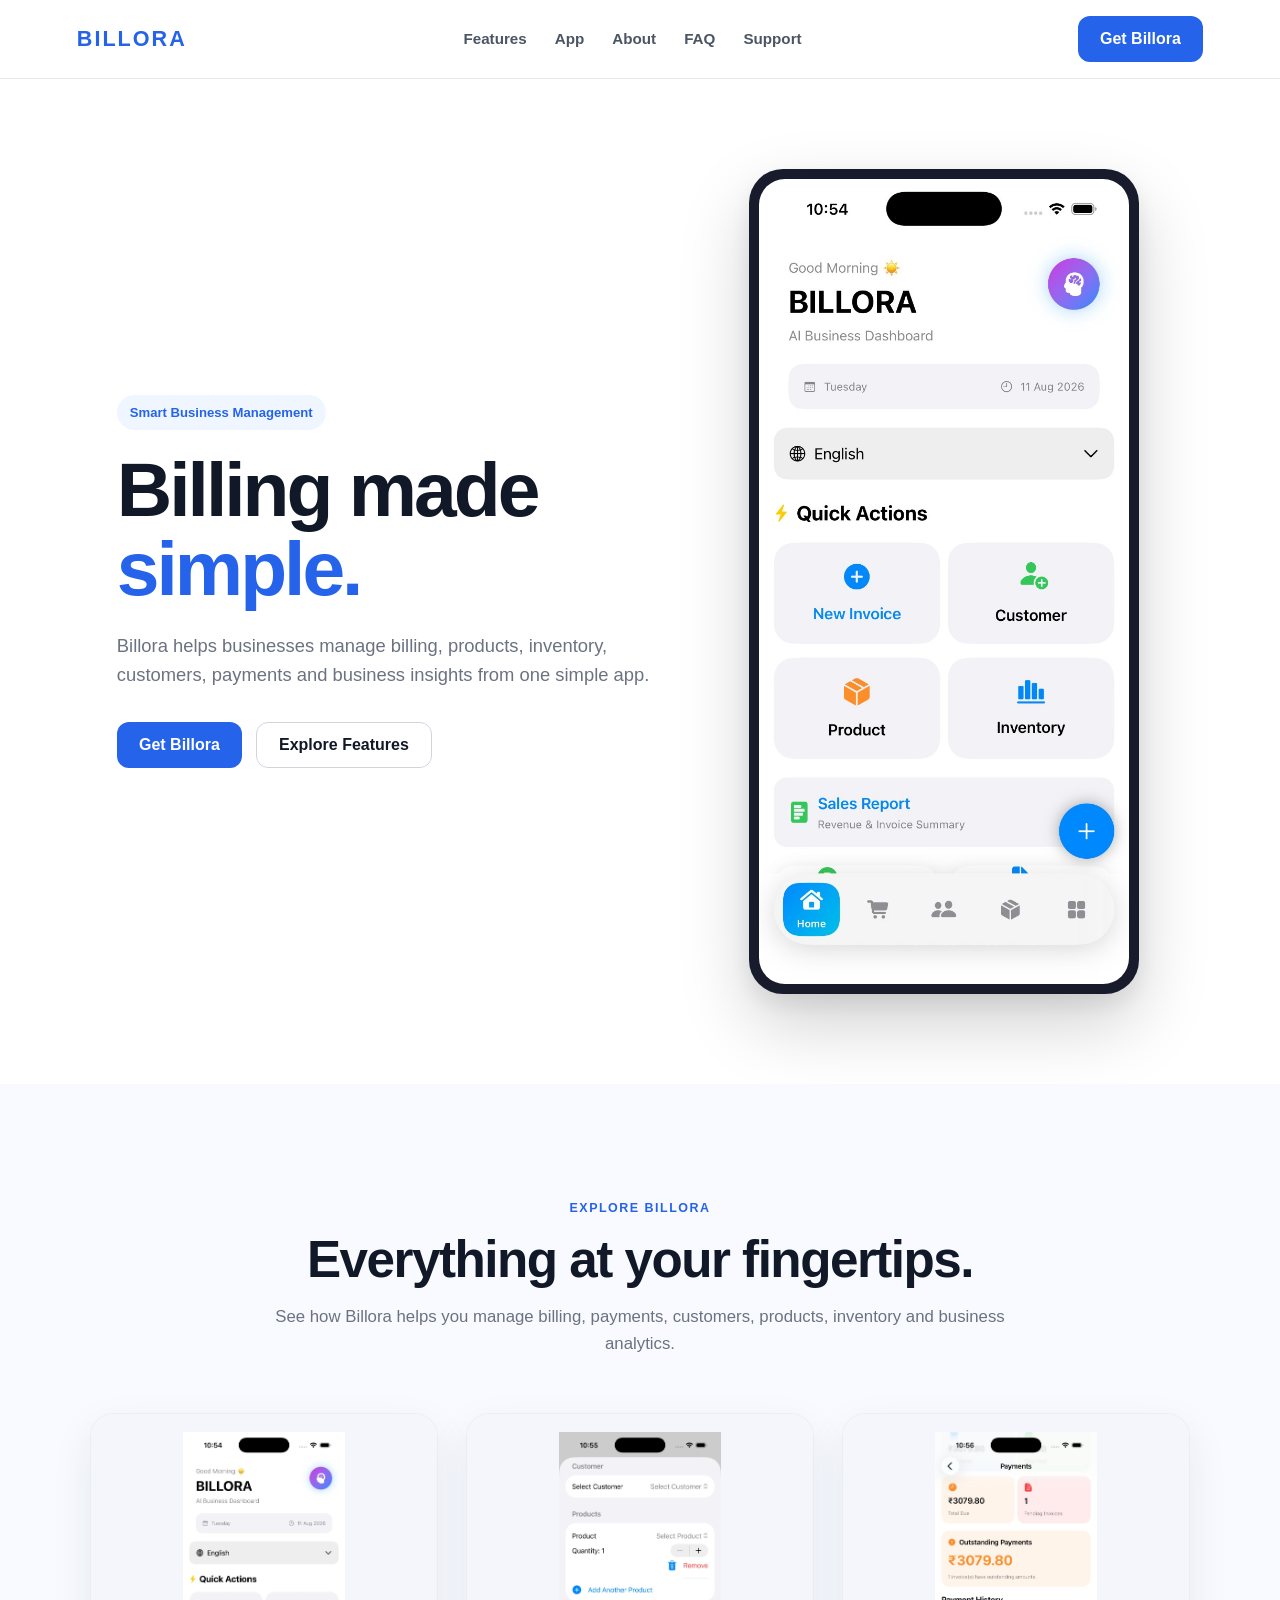
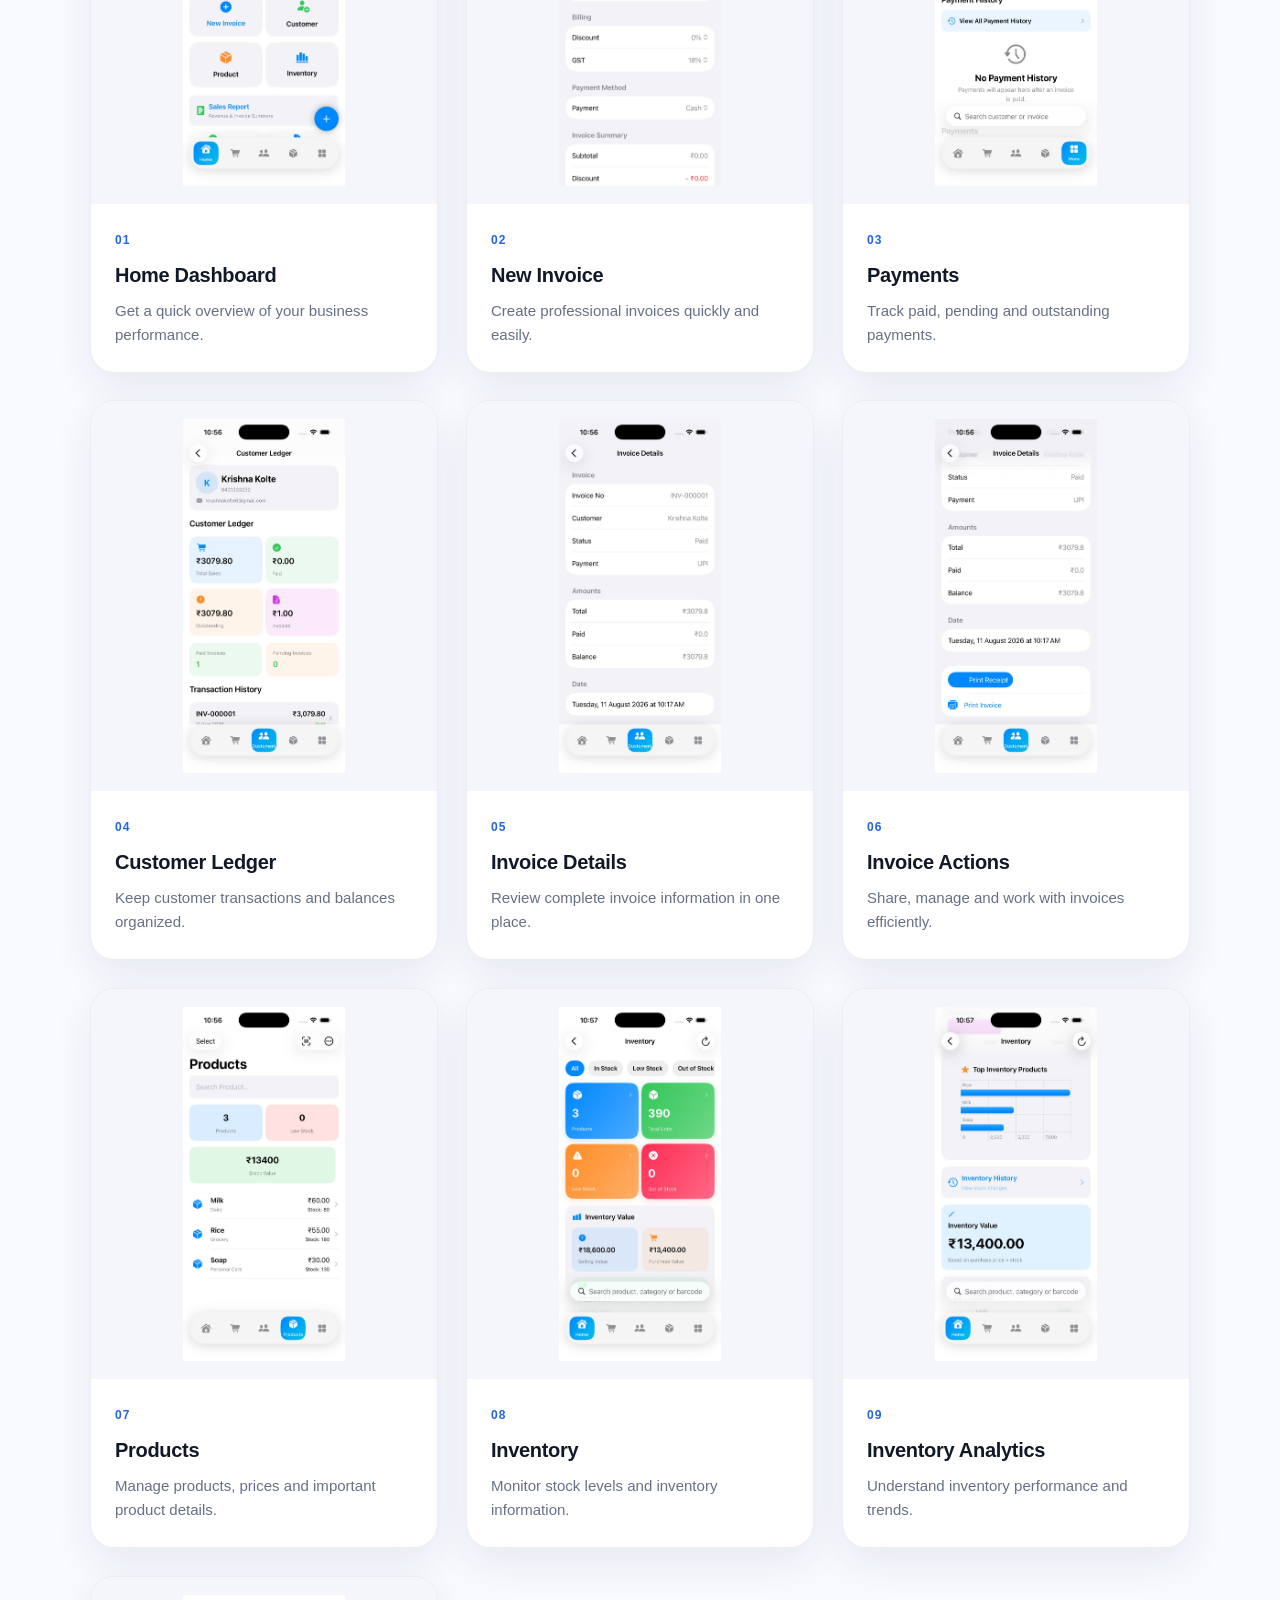
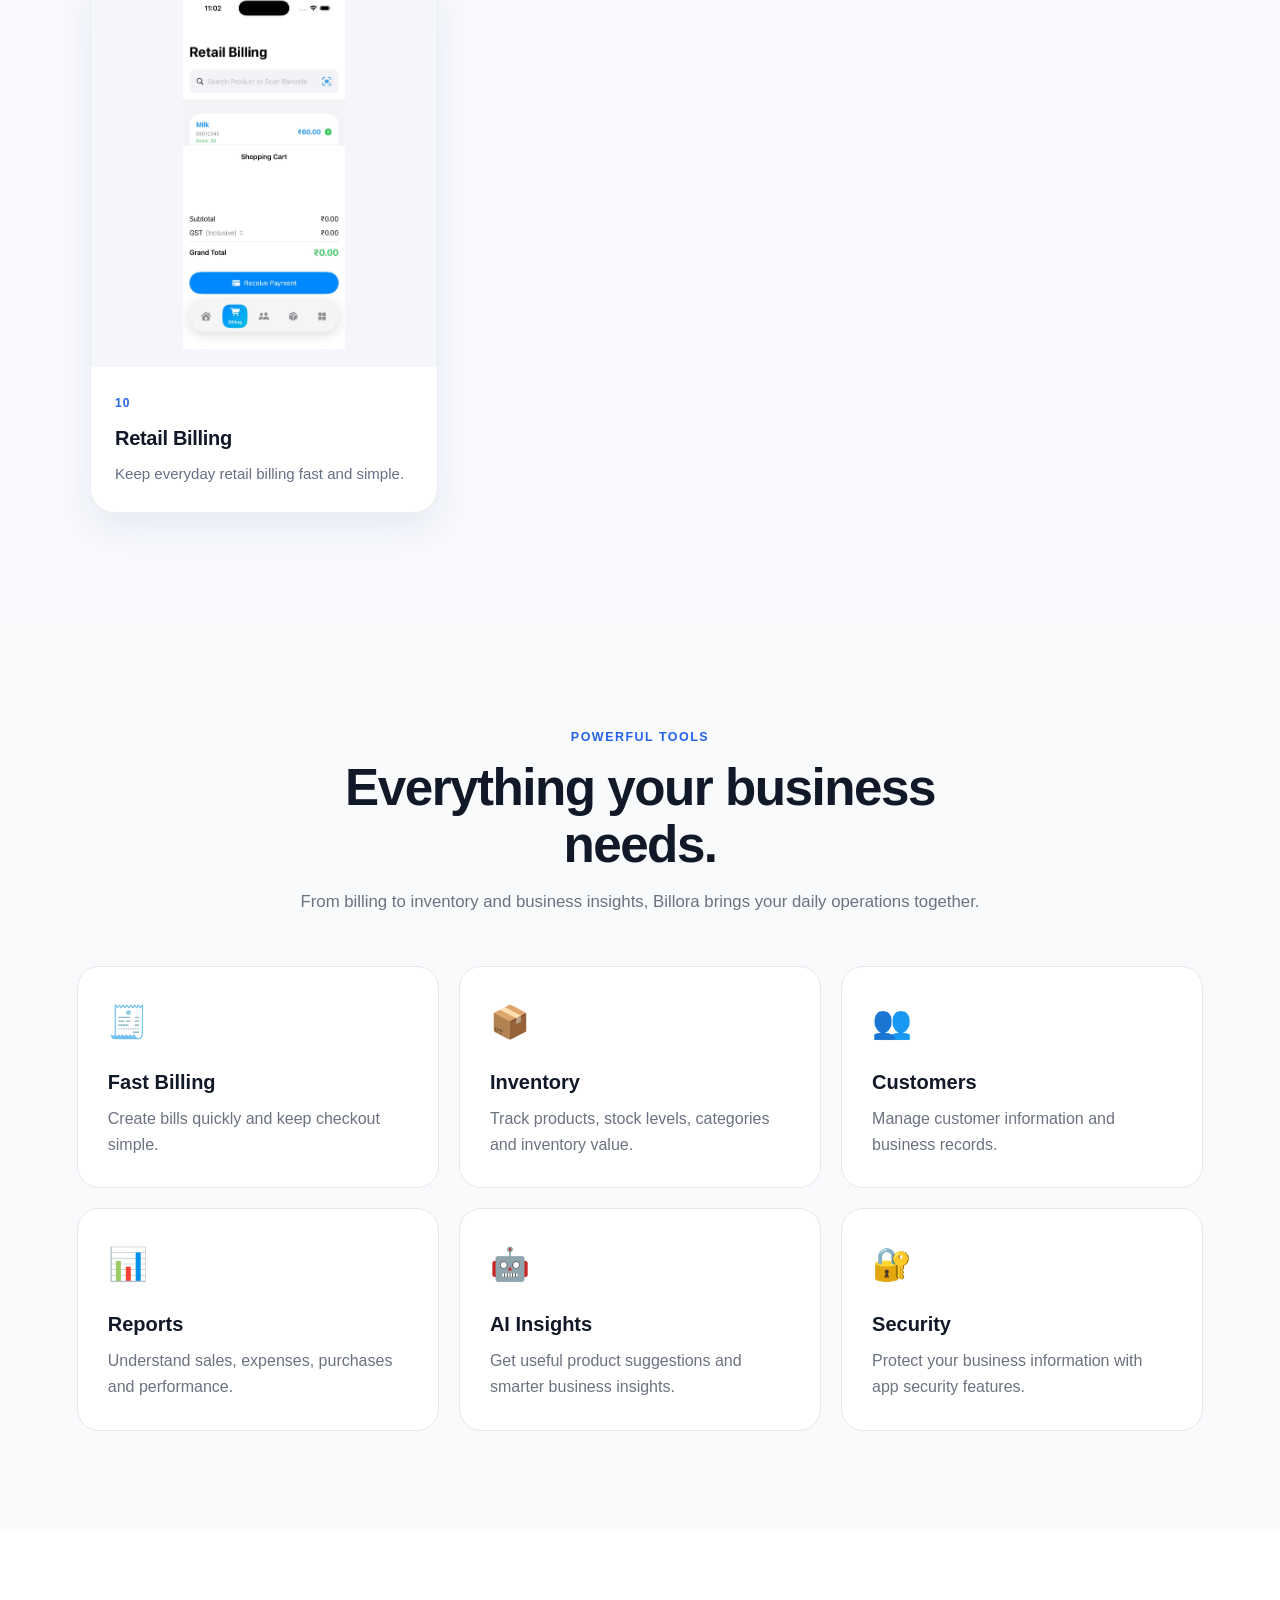
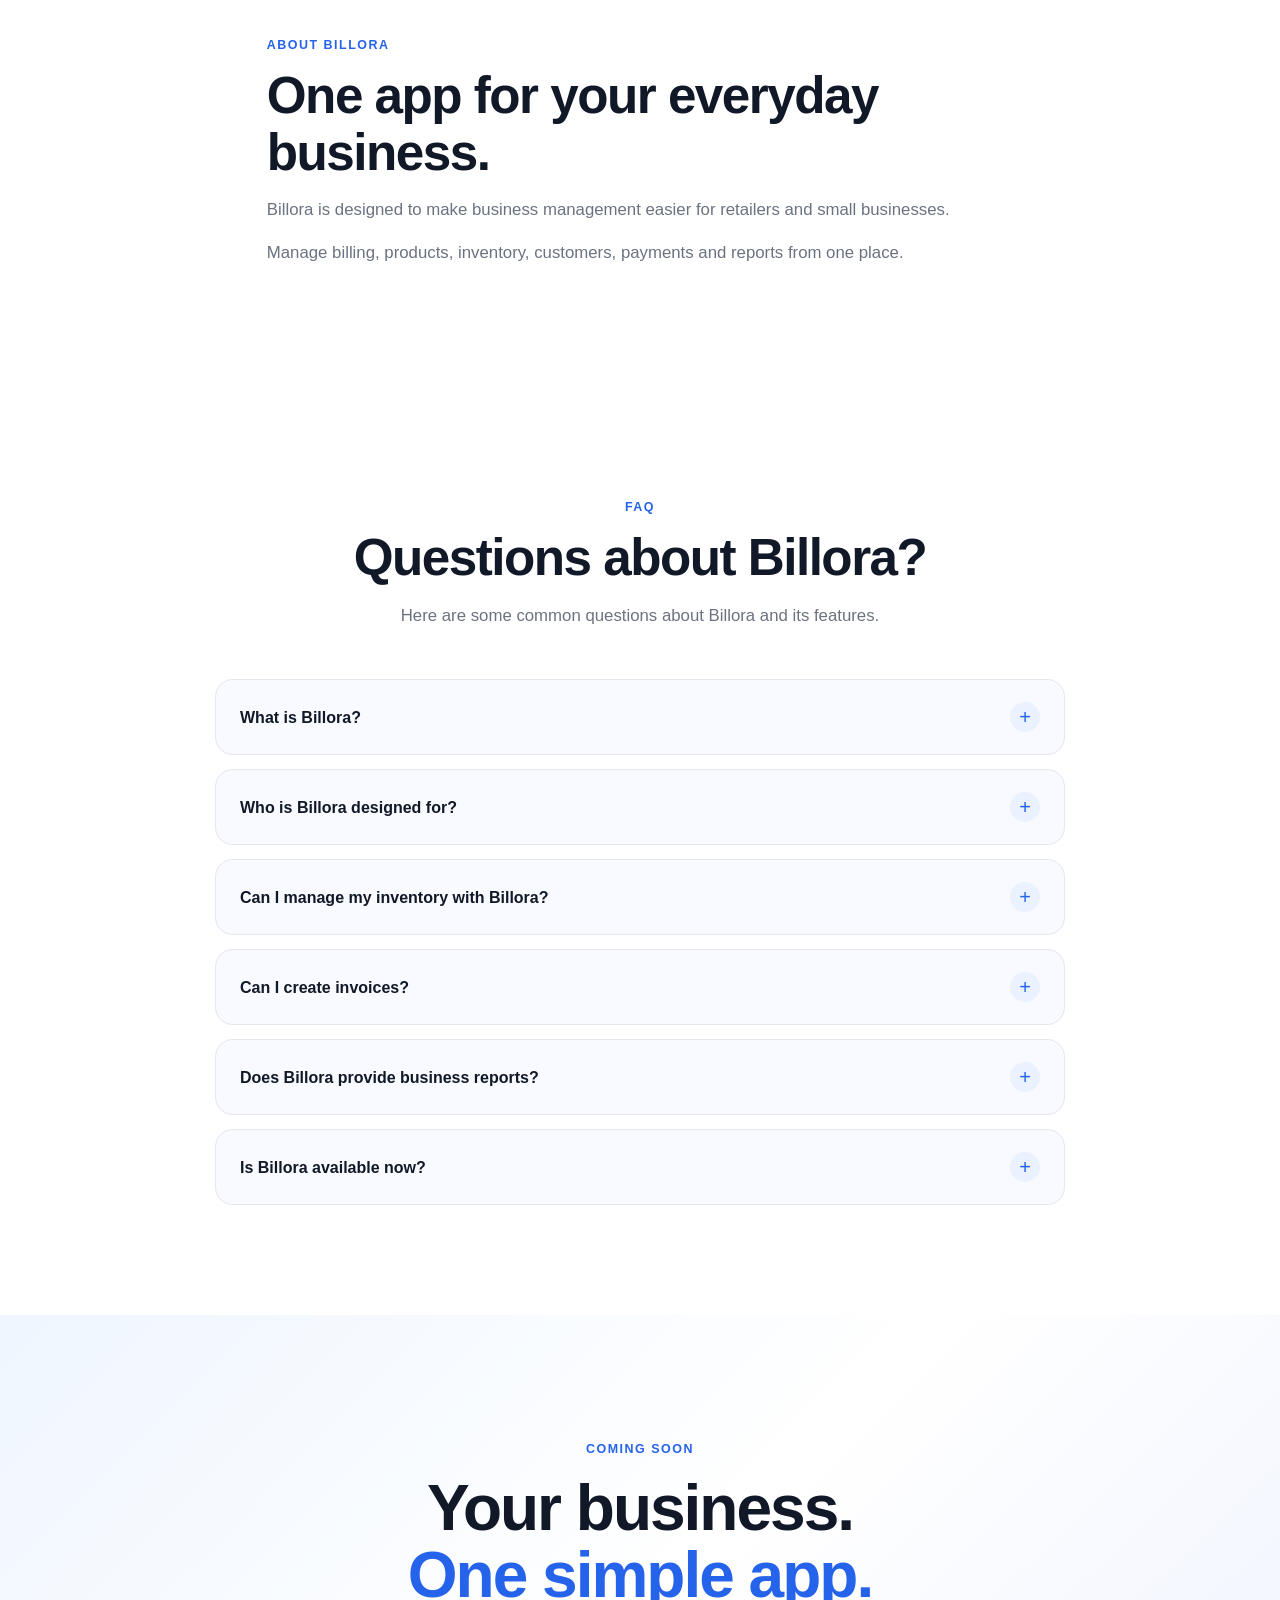
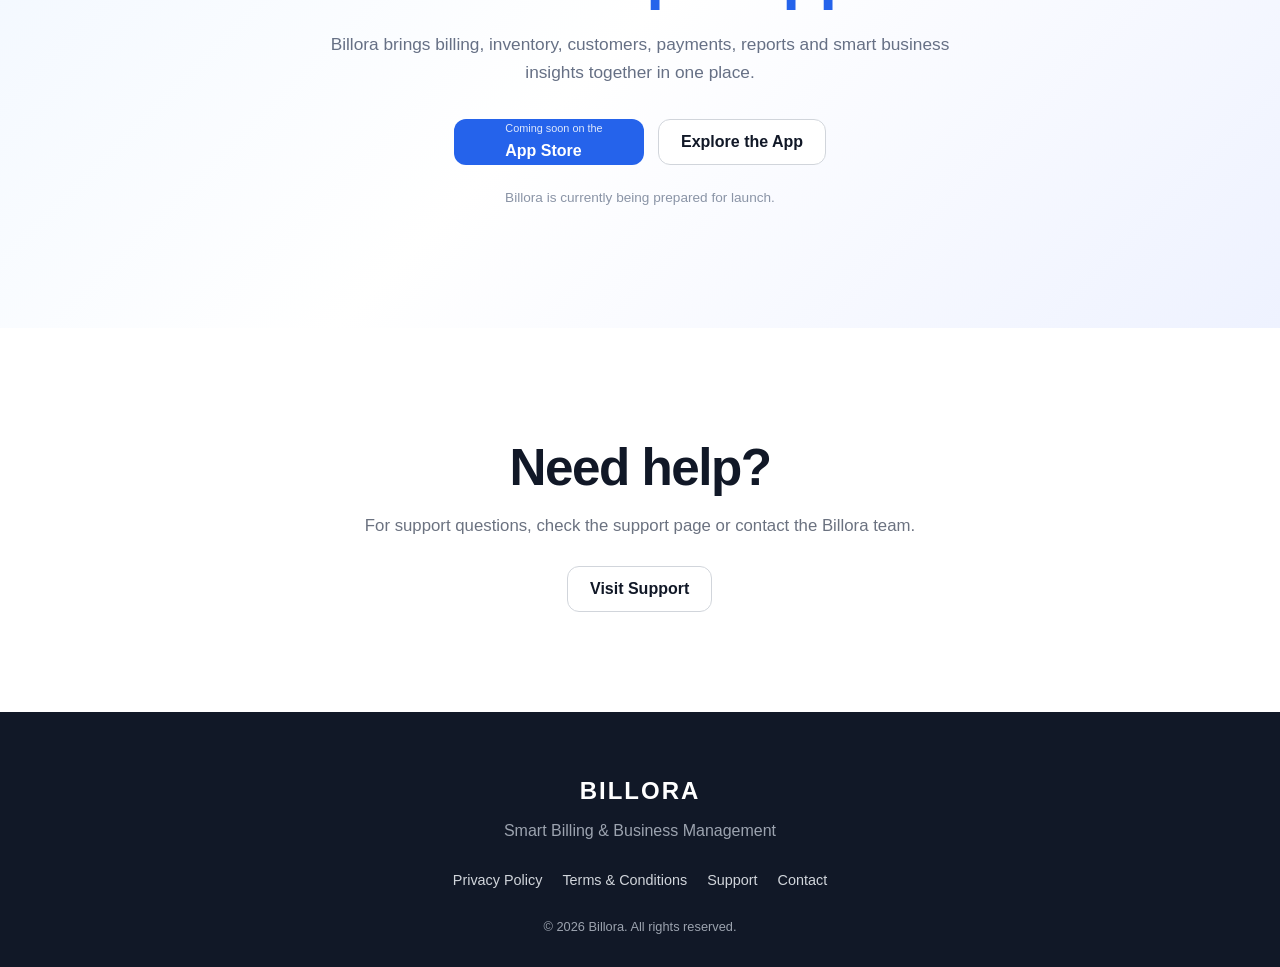
<file: index.html>
<!DOCTYPE html>
<html lang="en">
    <head>

      <meta charset="UTF-8">

      <meta
        name="viewport"
        content="width=device-width, initial-scale=1.0"
      >

      <title>
        Billora — Smart Billing & Business Management
      </title>

      <meta
        name="description"
        content="Billora is a smart billing and business management app for billing, inventory, customers, payments, reports and business insights."
      >

      <meta
        name="application-name"
        content="Billora"
      >

      <meta
        name="author"
        content="Billora"
      >

      <meta
        name="robots"
        content="index, follow"
      >

      <meta
        name="theme-color"
        content="#2563eb"
      >

      <meta
        name="color-scheme"
        content="light"
      >

      <!-- Favicon -->
      <link
        rel="icon"
        type="image/png"
        sizes="512x512"
        href="favicon.png?v=2"
      >

      <link
        rel="apple-touch-icon"
        sizes="512x512"
        href="favicon.png?v=2"
      >
      <!-- Social sharing -->
      <meta
        property="og:type"
        content="website"
      >

      <meta
        property="og:title"
        content="Billora — Smart Billing & Business Management"
      >

      <meta
        property="og:description"
        content="Manage billing, inventory, customers, payments and business insights with Billora."
      >

      <meta
        property="og:image"
        content="./Images/01_Home.png"
      >

      <meta
        property="og:site_name"
        content="Billora"
      >

      <link rel="stylesheet" href="style.css">

    </head>

<body>

<a class="skip-link" href="#main-content">
  Skip to main content
</a>

<header class="navbar" id="navbar">

  <a class="logo" href="index.html">BILLORA</a>

  <nav id="main-navigation">
    <a href="#features">Features</a>
    <a href="#screenshots">App</a>
    <a href="#about">About</a>
    <a href="#faq">FAQ</a>
    <a href="#support">Support</a>
    <a href="#download" class="mobile-download-link">Get Billora</a>
  </nav>

  <a href="#download" class="nav-button magnetic">
    Get Billora
  </a>

  <button
    class="menu-button"
    id="menu-button"
    type="button"
    aria-label="Open navigation menu"
    aria-expanded="false"
    aria-controls="main-navigation"
  >
    <span></span>
    <span></span>
    <span></span>
  </button>

</header>
<main id="main-content">

<!-- HERO -->

<section class="hero">

  <div class="hero-content">

    <span class="badge hero-in" style="--d:0">
      Smart Business Management
    </span>

    <h1 class="hero-in" style="--d:1">
      Billing made <span>simple.</span>
    </h1>

    <p class="hero-in" style="--d:2">
      Billora helps businesses manage billing, products,
      inventory, customers, payments and business insights
      from one simple app.
    </p>

    <div class="hero-buttons hero-in" style="--d:3">

      <a href="#download" class="primary-button magnetic">
        Get Billora
      </a>

      <a href="#features" class="secondary-button magnetic">
        Explore Features
      </a>

    </div>

  </div>

  <div class="hero-preview hero-in hero-in--preview" id="app" style="--d:2">
    <div class="real-app-preview floaty">
      <img
       src="./Images/01_Home.png"
       alt="Billora business management dashboard">
          
    </div>
  </div>

</section>


<!-- FEATURES -->
<section id="screenshots" class="app-showcase">

  <div class="section-heading reveal">
    <span>EXPLORE BILLORA</span>
    <h2>Everything at your fingertips.</h2>
    <p>
      See how Billora helps you manage billing, payments, customers,
      products, inventory and business analytics.
    </p>
  </div>

  <div class="screenshot-grid">

    <article class="screenshot-card reveal">
      <img
        src="./Images/01_Home.png"
        alt="Billora Home dashboard"
        width="800"
        height="1200"
      >
      <div class="screenshot-info">
        <span>01</span>
        <h3>Home Dashboard</h3>
        <p>Get a quick overview of your business performance.</p>
      </div>
    </article>

    <article class="screenshot-card reveal">
      <img
        src="./Images/02_New_Invoice.png"
        alt="Billora New Invoice screen"
        width="800"
        height="1200"
        loading="lazy"
      >
      <div class="screenshot-info">
        <span>02</span>
        <h3>New Invoice</h3>
        <p>Create professional invoices quickly and easily.</p>
      </div>
    </article>

    <article class="screenshot-card reveal">
      <img
        src="./Images/03_Payments.png"
        alt="Billora Payments screen"
        width="800"
        height="1200"
        loading="lazy"
      >
      <div class="screenshot-info">
        <span>03</span>
        <h3>Payments</h3>
        <p>Track paid, pending and outstanding payments.</p>
      </div>
    </article>

    <article class="screenshot-card reveal">
      <img
        src="./Images/04_Customer_Ledger.png"
        alt="Billora Customer Ledger screen"
        width="800"
        height="1200"
        loading="lazy"
      >
      <div class="screenshot-info">
        <span>04</span>
        <h3>Customer Ledger</h3>
        <p>Keep customer transactions and balances organized.</p>
      </div>
    </article>

    <article class="screenshot-card reveal">
      <img
        src="./Images/05_Invoice_Details.png"
        alt="Billora Invoice Details screen"
        width="800"
        height="1200"
        loading="lazy"
      >
      <div class="screenshot-info">
        <span>05</span>
        <h3>Invoice Details</h3>
        <p>Review complete invoice information in one place.</p>
      </div>
    </article>

    <article class="screenshot-card reveal">
      <img
        src="./Images/06_Invoice_Details_Actions.png"
        alt="Billora Invoice Actions screen"
        width="800"
        height="1200"
        loading="lazy"
      >
      <div class="screenshot-info">
        <span>06</span>
        <h3>Invoice Actions</h3>
        <p>Share, manage and work with invoices efficiently.</p>
      </div>
    </article>

    <article class="screenshot-card reveal">
      <img
        src="./Images/07_Products.png"
        alt="Billora Products screen"
        width="800"
        height="1200"
        loading="lazy"
      >
      <div class="screenshot-info">
        <span>07</span>
        <h3>Products</h3>
        <p>Manage products, prices and important product details.</p>
      </div>
    </article>

    <article class="screenshot-card reveal">
      <img
        src="./Images/08_Inventory.png"
        alt="Billora Inventory screen"
        width="800"
        height="1200"
        loading="lazy"
      >
      <div class="screenshot-info">
        <span>08</span>
        <h3>Inventory</h3>
        <p>Monitor stock levels and inventory information.</p>
      </div>
    </article>

    <article class="screenshot-card reveal">
      <img
        src="./Images/09_Inventory_Analytics.png"
        alt="Billora Inventory Analytics screen"
        width="800"
        height="1200"
        loading="lazy"
      >
      <div class="screenshot-info">
        <span>09</span>
        <h3>Inventory Analytics</h3>
        <p>Understand inventory performance and trends.</p>
      </div>
    </article>

    <article class="screenshot-card reveal">
      <img
        src="./Images/10_Retail_Billing.png"
        alt="Billora Retail Billing screen"
        width="800"
        height="1200"
        loading="lazy"
      >
      <div class="screenshot-info">
        <span>10</span>
        <h3>Retail Billing</h3>
        <p>Keep everyday retail billing fast and simple.</p>
      </div>
    </article>

  </div>
</section>

<section id="features" class="features">

  <div class="section-heading reveal">

    <span>POWERFUL TOOLS</span>

    <h2>
      Everything your business needs.
    </h2>

    <p>
      From billing to inventory and business insights,
      Billora brings your daily operations together.
    </p>

  </div>


  <div class="feature-grid">

    <article class="feature-card reveal">

      <div class="feature-icon">🧾</div>

      <h3>Fast Billing</h3>

      <p>
        Create bills quickly and keep checkout simple.
      </p>

    </article>


    <article class="feature-card reveal">

      <div class="feature-icon">📦</div>

      <h3>Inventory</h3>

      <p>
        Track products, stock levels, categories
        and inventory value.
      </p>

    </article>


    <article class="feature-card reveal">

      <div class="feature-icon">👥</div>

      <h3>Customers</h3>

      <p>
        Manage customer information and business records.
      </p>

    </article>


    <article class="feature-card reveal">

      <div class="feature-icon">📊</div>

      <h3>Reports</h3>

      <p>
        Understand sales, expenses, purchases
        and performance.
      </p>

    </article>


    <article class="feature-card reveal">

      <div class="feature-icon">🤖</div>

      <h3>AI Insights</h3>

      <p>
        Get useful product suggestions and smarter
        business insights.
      </p>

    </article>


    <article class="feature-card reveal">

      <div class="feature-icon">🔐</div>

      <h3>Security</h3>

      <p>
        Protect your business information with
        app security features.
      </p>

    </article>

  </div>

</section>


<!-- ABOUT -->

<section id="about" class="about">

  <div class="reveal">

    <span class="section-label">
      ABOUT BILLORA
    </span>

    <h2>
      One app for your everyday business.
    </h2>

    <p>
      Billora is designed to make business management
      easier for retailers and small businesses.
    </p>

    <p>
      Manage billing, products, inventory, customers,
      payments and reports from one place.
    </p>

  </div>

</section>

<!-- FAQ -->
<section id="faq" class="faq-section">

  <div class="section-heading reveal">
    <span>FAQ</span>
    <h2>Questions about Billora?</h2>
    <p>
      Here are some common questions about Billora and its features.
    </p>
  </div>

  <div class="faq-list reveal">

    <details class="faq-item">
      <summary>
        What is Billora?
        <span>+</span>
      </summary>
      <div class="faq-answer">
        <p>
          Billora is a smart billing and business management app
          designed to help businesses manage invoices, products,
          inventory, customers, payments and business insights.
        </p>
      </div>
    </details>

    <details class="faq-item">
      <summary>
        Who is Billora designed for?
        <span>+</span>
      </summary>
      <div class="faq-answer">
        <p>
          Billora is designed with retailers and small businesses
          in mind, helping them manage everyday business operations
          from one place.
        </p>
      </div>
    </details>

    <details class="faq-item">
      <summary>
        Can I manage my inventory with Billora?
        <span>+</span>
      </summary>
      <div class="faq-answer">
        <p>
          Yes. Billora includes product and inventory management
          features for monitoring products, stock levels and
          inventory information.
        </p>
      </div>
    </details>

    <details class="faq-item">
      <summary>
        Can I create invoices?
        <span>+</span>
      </summary>
      <div class="faq-answer">
        <p>
          Yes. Billora provides invoice creation and invoice
          management features to help simplify billing.
        </p>
      </div>
    </details>

    <details class="faq-item">
      <summary>
        Does Billora provide business reports?
        <span>+</span>
      </summary>
      <div class="faq-answer">
        <p>
          Billora includes business reporting and analytics features
          to help you understand sales, purchases, expenses and
          other business information.
        </p>
      </div>
    </details>

    <details class="faq-item">
      <summary>
        Is Billora available now?
        <span>+</span>
      </summary>
      <div class="faq-answer">
        <p>
          Billora is currently being prepared for launch.
          Availability and supported platforms will be announced
          when the app is ready.
        </p>
      </div>
    </details>

  </div>

</section>
<!-- DOWNLOAD -->

<section id="download" class="download download-section">

  <div class="download-content reveal">

    <span class="section-label">COMING SOON</span>

    <h2>
      Your business.<br>
      <span>One simple app.</span>
    </h2>

    <p>
      Billora brings billing, inventory, customers, payments,
      reports and smart business insights together in one place.
    </p>

    <div class="download-buttons">

      <a href="#" class="primary-button coming-soon-button">
        <span class="download-icon"></span>
        <span>
          <small>Coming soon on the</small>
          App Store
        </span>
      </a>

      <a href="#screenshots" class="secondary-button magnetic">
        Explore the App
      </a>

    </div>

    <p class="launch-note">
      Billora is currently being prepared for launch.
    </p>

  </div>

</section>


<!-- SUPPORT -->

<section id="support" class="support">

  <div class="reveal">

    <h2>
      Need help?
    </h2>

    <p>
      For support questions, check the support page
      or contact the Billora team.
    </p>

    <a href="support.html" class="secondary-button magnetic">
      Visit Support
    </a>

  </div>

</section>

</main>


<!-- FOOTER -->

<footer>

  <div class="footer-logo">
    BILLORA
  </div>

  <p>
    Smart Billing & Business Management
  </p>

  <div class="footer-links">

    <a href="privacy.html">
      Privacy Policy
    </a>

    <a href="terms.html">
      Terms & Conditions
    </a>

    <a href="support.html">
      Support
    </a>

    <a href="contact.html">
      Contact
    </a>

  </div>

  <p class="copyright">
    ©️ 2026 Billora. All rights reserved.
  </p>

</footer>


<script src="script.js"></script>

</body>
</html>
</file>
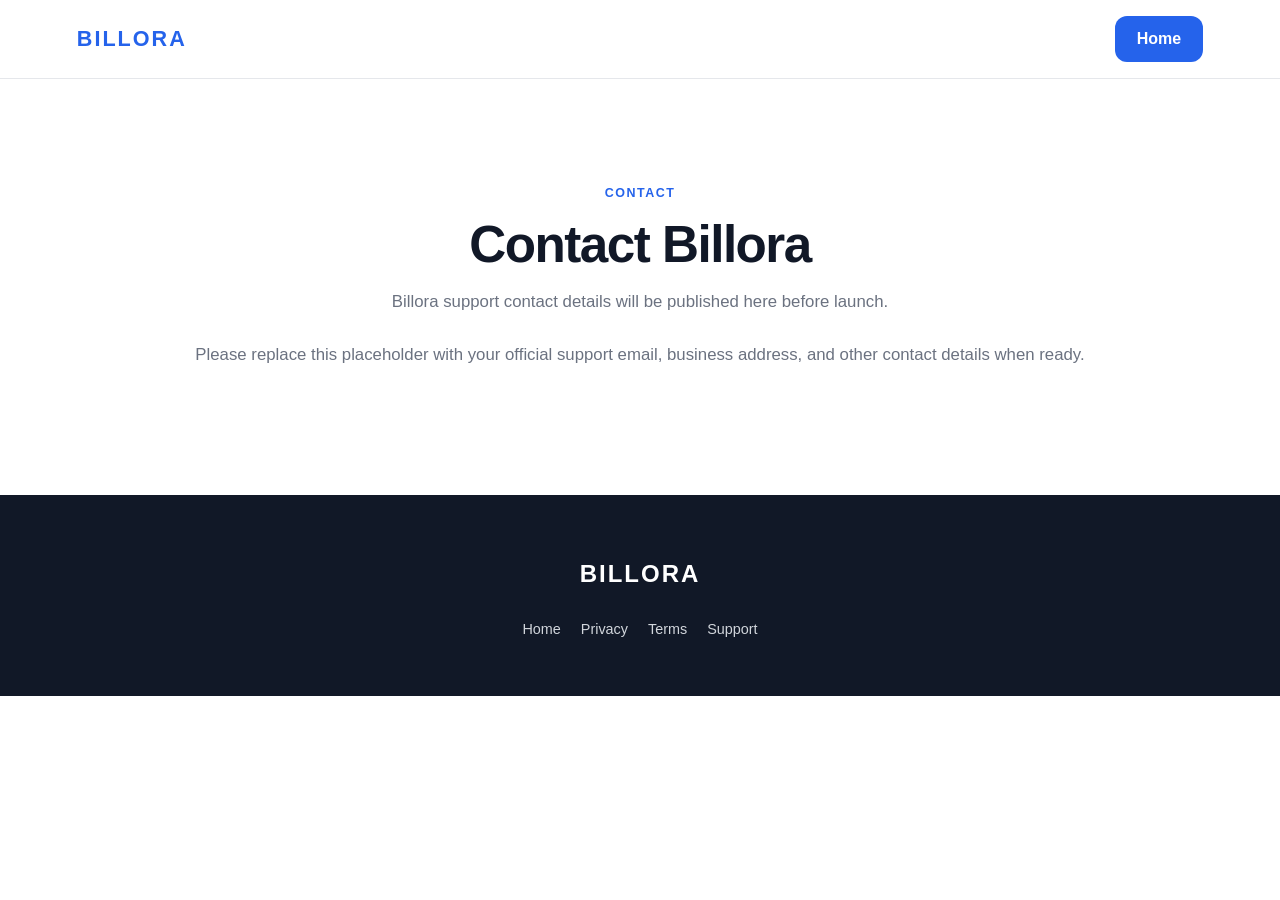
<file: contact.html>
<!DOCTYPE html>
<html lang="en"><head><meta charset="UTF-8"><meta name="viewport" content="width=device-width,initial-scale=1.0"><title>Contact — Billora</title><link rel="stylesheet" href="style.css"></head>
<body><header class="navbar"><a class="logo" href="index.html">BILLORA</a><a class="nav-button" href="index.html">Home</a></header>
<main><section class="support"><span class="section-label">CONTACT</span><h2>Contact Billora</h2><p>Billora support contact details will be published here before launch.</p><p>Please replace this placeholder with your official support email, business address, and other contact details when ready.</p></section></main>
<footer><div class="footer-logo">BILLORA</div><div class="footer-links"><a href="index.html">Home</a><a href="privacy.html">Privacy</a><a href="terms.html">Terms</a><a href="support.html">Support</a></div></footer></body></html>
</file>
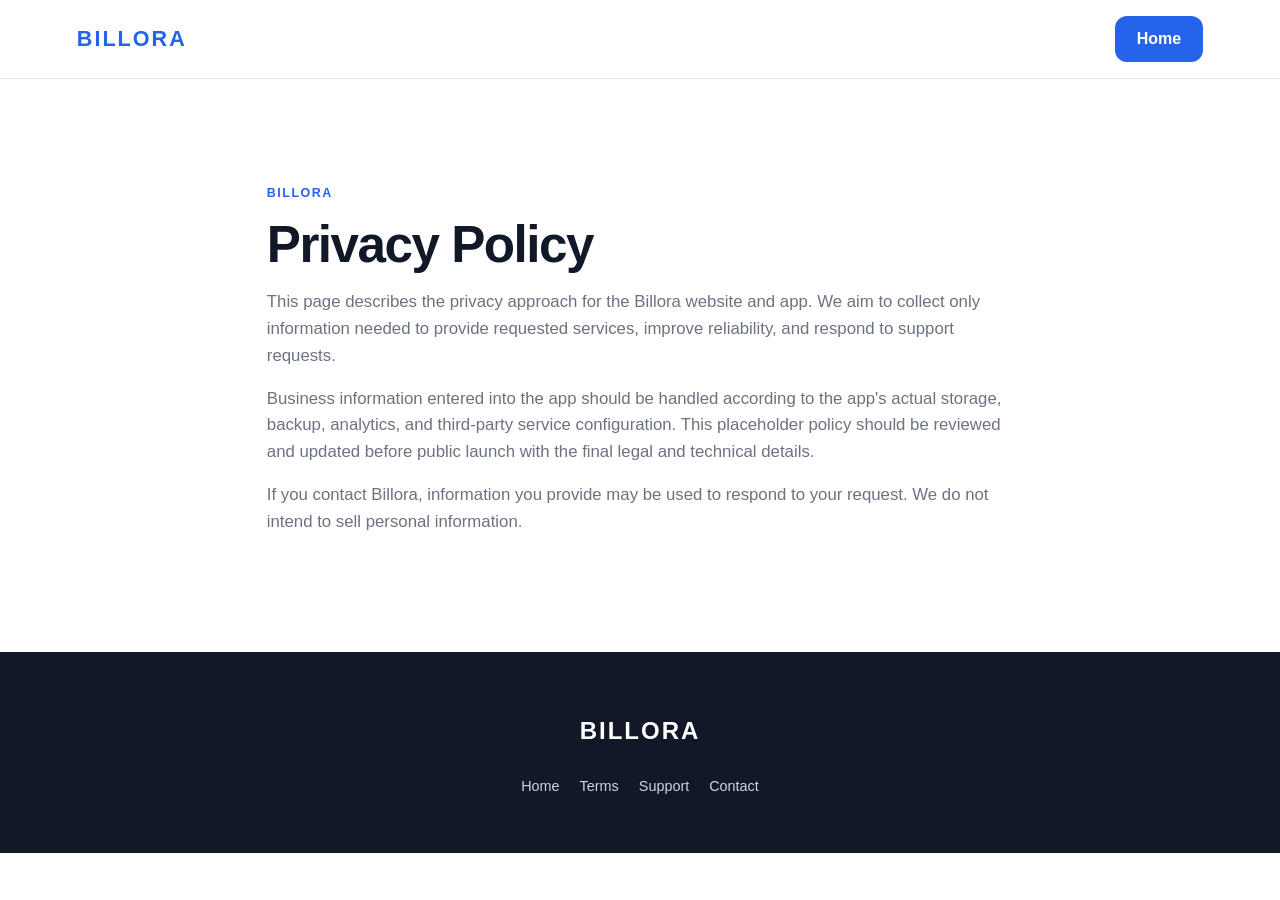
<file: privacy.html>
<!DOCTYPE html>
<html lang="en"><head><meta charset="UTF-8"><meta name="viewport" content="width=device-width,initial-scale=1.0"><title>Privacy Policy — Billora</title><link rel="stylesheet" href="style.css"></head>
<body><header class="navbar"><a class="logo" href="index.html">BILLORA</a><a class="nav-button" href="index.html">Home</a></header>
<main><section class="about"><div><span class="section-label">BILLORA</span><h2>Privacy Policy</h2><p>This page describes the privacy approach for the Billora website and app. We aim to collect only information needed to provide requested services, improve reliability, and respond to support requests.</p><p>Business information entered into the app should be handled according to the app's actual storage, backup, analytics, and third-party service configuration. This placeholder policy should be reviewed and updated before public launch with the final legal and technical details.</p><p>If you contact Billora, information you provide may be used to respond to your request. We do not intend to sell personal information.</p></div></section></main>
<footer><div class="footer-logo">BILLORA</div><div class="footer-links"><a href="index.html">Home</a><a href="terms.html">Terms</a><a href="support.html">Support</a><a href="contact.html">Contact</a></div></footer></body></html>
</file>
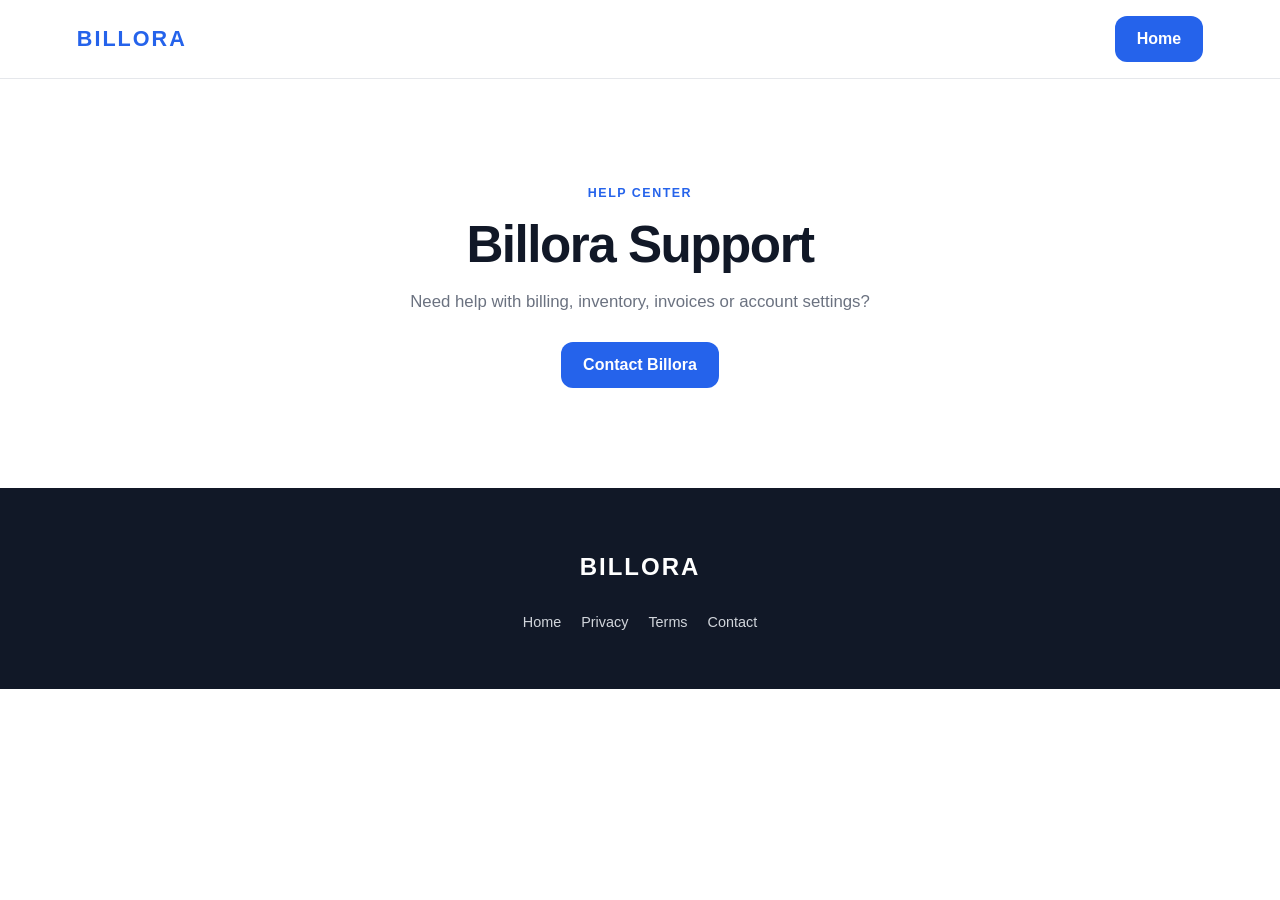
<file: support.html>
<!DOCTYPE html>
<html lang="en"><head><meta charset="UTF-8"><meta name="viewport" content="width=device-width,initial-scale=1.0"><title>Support — Billora</title><link rel="stylesheet" href="style.css"></head>
<body><header class="navbar"><a class="logo" href="index.html">BILLORA</a><a class="nav-button" href="index.html">Home</a></header>
<main><section class="support"><span class="section-label">HELP CENTER</span><h2>Billora Support</h2><p>Need help with billing, inventory, invoices or account settings?</p><a class="primary-button" href="contact.html">Contact Billora</a></section></main>
<footer><div class="footer-logo">BILLORA</div><div class="footer-links"><a href="index.html">Home</a><a href="privacy.html">Privacy</a><a href="terms.html">Terms</a><a href="contact.html">Contact</a></div></footer></body></html>
</file>
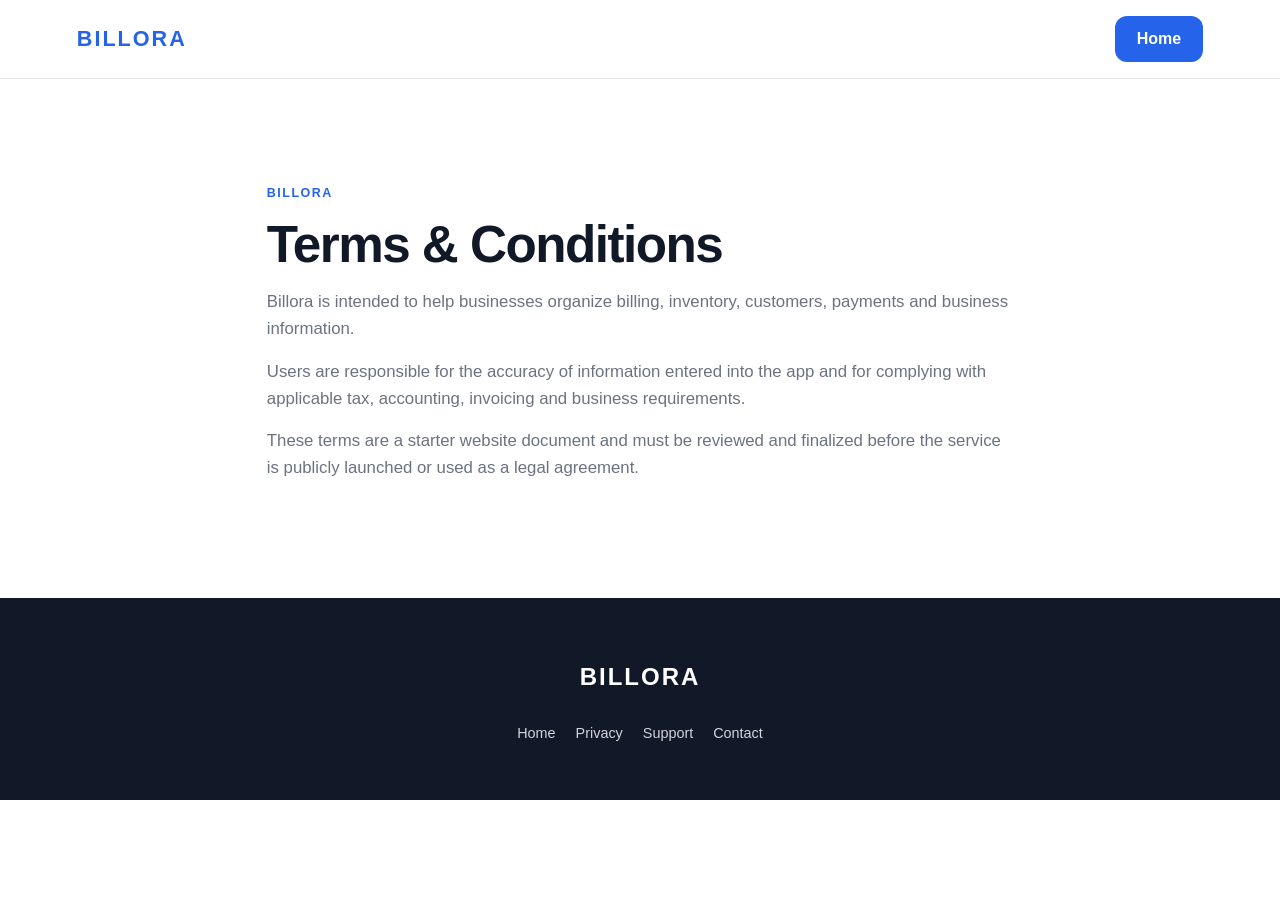
<file: terms.html>
<!DOCTYPE html>
<html lang="en"><head><meta charset="UTF-8"><meta name="viewport" content="width=device-width,initial-scale=1.0"><title>Terms & Conditions — Billora</title><link rel="stylesheet" href="style.css"></head>
<body><header class="navbar"><a class="logo" href="index.html">BILLORA</a><a class="nav-button" href="index.html">Home</a></header>
<main><section class="about"><div><span class="section-label">BILLORA</span><h2>Terms & Conditions</h2><p>Billora is intended to help businesses organize billing, inventory, customers, payments and business information.</p><p>Users are responsible for the accuracy of information entered into the app and for complying with applicable tax, accounting, invoicing and business requirements.</p><p>These terms are a starter website document and must be reviewed and finalized before the service is publicly launched or used as a legal agreement.</p></div></section></main>
<footer><div class="footer-logo">BILLORA</div><div class="footer-links"><a href="index.html">Home</a><a href="privacy.html">Privacy</a><a href="support.html">Support</a><a href="contact.html">Contact</a></div></footer></body></html>
</file>
<file: style.css>
* {
  box-sizing: border-box;
  margin: 0;
  padding: 0;
}

html {
  scroll-behavior: smooth;
}

body {
  font-family: -apple-system, BlinkMacSystemFont, "Segoe UI", sans-serif;
  color: #111827;
  background: #ffffff;
  line-height: 1.6;
  overflow-x: hidden;
}

img {
  max-width: 100%;
  height: auto;
  display: block;
}

a {
  color: inherit;
  text-decoration: none;
}

/* Accessibility */

.skip-link {
  position: absolute;
  left: -9999px;
  top: 10px;
  z-index: 9999;
  padding: 12px 18px;
  background: #111;
  color: #fff;
  border-radius: 8px;
}

.skip-link:focus {
  left: 10px;
}

/* Navigation */

.navbar {
  width: 100%;
  min-height: 72px;
  padding: 16px 6%;
  display: flex;
  align-items: center;
  justify-content: space-between;
  gap: 24px;
  position: sticky;
  top: 0;
  z-index: 1000;
  background: rgba(255, 255, 255, 0.94);
  backdrop-filter: blur(14px);
  border-bottom: 1px solid #e5e7eb;
  transition: min-height 0.3s ease, box-shadow 0.3s ease;
}

.navbar.is-scrolled {
  min-height: 60px;
  box-shadow: 0 8px 30px rgba(17, 24, 39, 0.06);
}

.logo {
  font-size: 1.35rem;
  font-weight: 900;
  letter-spacing: 2px;
  color: #2563eb;
}

.navbar nav {
  display: flex;
  align-items: center;
  gap: 28px;
}

.navbar nav a {
  position: relative;
  font-size: 0.95rem;
  font-weight: 600;
  color: #4b5563;
  transition: color 0.2s ease;
}

.navbar nav a::after {
  content: "";
  position: absolute;
  left: 0;
  bottom: -4px;
  width: 0;
  height: 2px;
  background: #2563eb;
  transition: width 0.25s ease;
}

.navbar nav a:hover {
  color: #2563eb;
}

.navbar nav a:hover::after {
  width: 100%;
}

.nav-button,
.primary-button {
  display: inline-flex;
  align-items: center;
  justify-content: center;
  min-height: 46px;
  padding: 0 22px;
  border-radius: 12px;
  background: #2563eb;
  color: #ffffff;
  font-weight: 700;
  transition: transform 0.2s ease, box-shadow 0.2s ease;
}

.nav-button:hover,
.primary-button:hover {
  transform: translateY(-2px);
  box-shadow: 0 10px 25px rgba(37, 99, 235, 0.22);
}

.nav-button:active,
.primary-button:active {
  transform: translateY(0) scale(0.97);
}

.secondary-button {
  display: inline-flex;
  align-items: center;
  justify-content: center;
  min-height: 46px;
  padding: 0 22px;
  border-radius: 12px;
  border: 1px solid #d1d5db;
  background: #ffffff;
  color: #111827;
  font-weight: 700;
  transition: 0.2s ease;
}

.secondary-button:hover {
  border-color: #2563eb;
  color: #2563eb;
  transform: translateY(-2px);
}

.secondary-button:active {
  transform: translateY(0) scale(0.97);
}

/* Hero */

.hero {
  max-width: 1200px;
  margin: auto;
  padding: 90px 6%;
  display: grid;
  grid-template-columns: 1.1fr 0.9fr;
  align-items: center;
  gap: 70px;
  min-height: 720px;
}

.hero-content {
  max-width: 650px;
}

.badge {
  display: inline-block;
  padding: 7px 13px;
  border-radius: 999px;
  background: #eff6ff;
  color: #2563eb;
  font-size: 0.82rem;
  font-weight: 800;
  margin-bottom: 20px;
}

.hero h1 {
  font-size: clamp(3rem, 6vw, 5.4rem);
  line-height: 1.02;
  letter-spacing: -3px;
  margin-bottom: 24px;
}

.hero h1 span {
  color: #2563eb;
}

.hero p {
  max-width: 620px;
  font-size: 1.15rem;
  color: #6b7280;
  margin-bottom: 32px;
}

.hero-buttons {
  display: flex;
  flex-wrap: wrap;
  gap: 14px;
}

/* Phone preview */

.hero-preview {
  display: flex;
  justify-content: center;
}

.phone-frame {
  width: min(320px, 100%);
  padding: 10px;
  border-radius: 42px;
  background: #111827;
  box-shadow: 0 30px 70px rgba(17, 24, 39, 0.25);
}

.phone-screen {
  min-height: 570px;
  padding: 28px 18px;
  border-radius: 34px;
  background: #f8fafc;
  overflow: hidden;
}

.preview-top {
  display: flex;
  justify-content: space-between;
  margin-bottom: 22px;
}

.preview-top span {
  color: #6b7280;
  font-size: 0.8rem;
}

.preview-card {
  padding: 18px;
  margin-bottom: 12px;
  border-radius: 16px;
  background: #ffffff;
  border: 1px solid #e5e7eb;
}

.preview-card small {
  display: block;
  color: #6b7280;
  margin-bottom: 4px;
}

.preview-card strong {
  font-size: 1.35rem;
}

.preview-grid {
  display: grid;
  grid-template-columns: 1fr 1fr;
  gap: 12px;
}

.preview-grid .preview-card {
  margin-bottom: 12px;
}

.preview-product {
  display: flex;
  justify-content: space-between;
  padding: 15px;
  margin-top: 10px;
  background: #ffffff;
  border-radius: 14px;
  border: 1px solid #e5e7eb;
}

.preview-product span {
  color: #6b7280;
  font-size: 0.85rem;
}

/* Sections */

.features,
.about,
.download,
.support {
  padding: 100px 6%;
}

.features {
  background: #f8fafc;
}

.section-heading {
  max-width: 720px;
  margin: 0 auto 50px;
  text-align: center;
}

.section-heading > span,
.section-label {
  color: #2563eb;
  font-size: 0.78rem;
  font-weight: 900;
  letter-spacing: 1.5px;
}

.section-heading h2,
.about h2,
.download h2,
.support h2 {
  margin: 12px 0 16px;
  font-size: clamp(2rem, 4vw, 3.2rem);
  line-height: 1.1;
  letter-spacing: -1.5px;
}

.section-heading p,
.about p,
.download p,
.support p {
  color: #6b7280;
  font-size: 1.05rem;
}

/* Feature grid */

.feature-grid {
  max-width: 1200px;
  margin: auto;
  display: grid;
  grid-template-columns: repeat(3, 1fr);
  gap: 20px;
}

.feature-card {
  padding: 30px;
  background: #ffffff;
  border: 1px solid #e5e7eb;
  border-radius: 22px;
  transition: transform 0.2s ease, box-shadow 0.2s ease;
}

.feature-card:hover {
  transform: translateY(-5px);
  box-shadow: 0 18px 40px rgba(17, 24, 39, 0.08);
}

.feature-icon {
  font-size: 2rem;
  margin-bottom: 18px;
  display: inline-block;
  transition: transform 0.3s ease;
}

.feature-card:hover .feature-icon {
  transform: scale(1.15) rotate(-4deg);
}

.feature-card h3 {
  font-size: 1.25rem;
  margin-bottom: 8px;
}

.feature-card p {
  color: #6b7280;
}

/* About */

.about {
  max-width: 900px;
  margin: auto;
}

.about > div {
  max-width: 760px;
}

.about p {
  margin-bottom: 16px;
}

/* Download */

.download {
  text-align: center;
  background: #eff6ff;
}

.download p {
  margin-bottom: 26px;
}

/* Support */

.support {
  text-align: center;
}

.support p {
  margin-bottom: 26px;
}

/* Footer */

footer {
  padding: 60px 6% 30px;
  text-align: center;
  background: #111827;
  color: #ffffff;
}

.footer-logo {
  font-size: 1.5rem;
  font-weight: 900;
  letter-spacing: 2px;
  margin-bottom: 8px;
}

footer > p {
  color: #9ca3af;
}

.footer-links {
  display: flex;
  justify-content: center;
  flex-wrap: wrap;
  gap: 20px;
  margin: 25px 0;
}

.footer-links a {
  color: #d1d5db;
  font-size: 0.9rem;
}

.footer-links a:hover {
  color: #ffffff;
}

.copyright {
  font-size: 0.8rem;
}

/* Tablet */

@media (max-width: 900px) {

  .navbar {
    padding: 15px 4%;
  }

  .navbar nav {
    gap: 16px;
  }

  .navbar nav a {
    font-size: 0.85rem;
  }

  .hero {
    grid-template-columns: 1fr;
    text-align: center;
    gap: 50px;
    padding-top: 70px;
  }

  .hero-content {
    margin: auto;
  }

  .hero p {
    margin-left: auto;
    margin-right: auto;
  }

  .hero-buttons {
    justify-content: center;
  }

  .feature-grid {
    grid-template-columns: repeat(2, 1fr);
  }

}

/* Mobile */

@media (max-width: 640px) {

  .navbar {
    min-height: auto;
    padding: 14px 5%;
    flex-wrap: wrap;
    justify-content: center;
  }

  .logo {
    width: 100%;
    text-align: center;
  }

  .navbar nav {
    width: 100%;
    justify-content: center;
    flex-wrap: wrap;
    gap: 12px 18px;
  }

  .navbar nav a {
    font-size: 0.82rem;
  }

  .nav-button {
    width: 100%;
  }

  .hero {
    padding: 60px 5%;
    min-height: auto;
  }

  .hero h1 {
    font-size: clamp(2.7rem, 13vw, 4rem);
    letter-spacing: -2px;
  }

  .hero p {
    font-size: 1rem;
  }

  .hero-buttons {
    flex-direction: column;
  }

  .primary-button,
  .secondary-button {
    width: 100%;
  }

  .phone-frame {
    width: min(290px, 92vw);
  }

  .phone-screen {
    min-height: 520px;
  }

  .features,
  .about,
  .download,
  .support {
    padding: 70px 5%;
  }

  .feature-grid {
    grid-template-columns: 1fr;
  }

  .feature-card {
    padding: 24px;
  }

  .section-heading {
    margin-bottom: 35px;
  }

  .section-heading h2,
  .about h2,
  .download h2,
  .support h2 {
    font-size: 2rem;
  }

  .footer-links {
    flex-direction: column;
    gap: 12px;
  }

}

/* Very small phones */

@media (max-width: 380px) {

  .hero h1 {
    font-size: 2.5rem;
  }

  .preview-grid {
    grid-template-columns: 1fr;
  }

  .preview-grid .preview-card {
    margin-bottom: 10px;
  }

}
/* =========================================
   BILLORA REAL APP PREVIEW
   ========================================= */

.real-app-preview {
  width: min(390px, 100%);
  margin: 0 auto;
  padding: 10px;
  background: #171b2b;
  border-radius: 34px;
  box-shadow:
    0 30px 70px rgba(0, 0, 0, 0.18),
    0 10px 25px rgba(0, 0, 0, 0.08);
  overflow: hidden;
}

.real-app-preview img {
  display: block;
  width: 100%;
  height: auto;
  border-radius: 26px;
}

/* Hover effect */

.real-app-preview {
  transition: transform 0.3s ease, box-shadow 0.3s ease;
}

.real-app-preview:hover {
  transform: translateY(-6px);
  box-shadow:
    0 40px 80px rgba(0, 0, 0, 0.22),
    0 15px 30px rgba(0, 0, 0, 0.10);
}

/* Tablet */

@media (max-width: 900px) {
  .real-app-preview {
    width: min(350px, 90%);
  }
}

/* Mobile */

@media (max-width: 600px) {
  .real-app-preview {
    width: min(300px, 85%);
    padding: 7px;
    border-radius: 28px;
  }

  .real-app-preview img {
    border-radius: 22px;
  }
}

/* =========================================
   BILLORA APP SCREENSHOTS
   ========================================= */

.app-showcase {
  padding: 110px 7%;
  background: #f8faff;
}

.screenshot-grid {
  max-width: 1200px;
  margin: 55px auto 0;
  display: grid;
  grid-template-columns: repeat(3, 1fr);
  gap: 28px;
}

.screenshot-card {
  background: #ffffff;
  border: 1px solid rgba(20, 35, 70, 0.08);
  border-radius: 24px;
  overflow: hidden;
  box-shadow: 0 15px 40px rgba(20, 35, 70, 0.08);
  transition: transform 0.3s ease, box-shadow 0.3s ease;
}

.screenshot-card:hover {
  transform: translateY(-8px);
  box-shadow: 0 25px 55px rgba(20, 35, 70, 0.14);
}

.screenshot-card img {
  display: block;
  width: 100%;
  height: 390px;
  object-fit: contain;
  background: #f4f6fb;
  padding: 18px;
}

.screenshot-info {
  padding: 22px 24px 25px;
}

.screenshot-info span {
  font-size: 12px;
  font-weight: 800;
  color: #2563eb;
  letter-spacing: 1px;
}

.screenshot-info h3 {
  margin: 7px 0 8px;
  font-size: 20px;
}

.screenshot-info p {
  margin: 0;
  color: #667085;
  line-height: 1.6;
}

/* Tablet */

@media (max-width: 950px) {
  .screenshot-grid {
    grid-template-columns: repeat(2, 1fr);
  }
}

/* Mobile */

@media (max-width: 600px) {
  .app-showcase {
    padding: 80px 5%;
  }

  .screenshot-grid {
    grid-template-columns: 1fr;
    gap: 22px;
  }

  .screenshot-card img {
    height: auto;
    max-height: 520px;
  }
}
/* =========================================
   BILLORA DOWNLOAD / LAUNCH SECTION
   ========================================= */

.download-section {
  position: relative;
  overflow: hidden;
  padding: 120px 6%;
  text-align: center;
  background: linear-gradient(
    135deg,
    #eff6ff 0%,
    #ffffff 50%,
    #eef2ff 100%
  );
}

.download-content {
  max-width: 760px;
  margin: 0 auto;
}

.download-content h2 {
  font-size: clamp(2.5rem, 5vw, 4.2rem);
  line-height: 1.05;
  letter-spacing: -2px;
  margin: 14px 0 22px;
}

.download-content h2 span {
  color: #2563eb;
}

.download-content > p {
  max-width: 650px;
  margin: 0 auto 32px;
  color: #667085;
  font-size: 1.08rem;
}

.download-buttons {
  display: flex;
  justify-content: center;
  align-items: center;
  flex-wrap: wrap;
  gap: 14px;
}

.coming-soon-button {
  min-width: 190px;
  gap: 10px;
  text-align: left;
  cursor: default;
}

.coming-soon-button:hover {
  transform: none;
}

.download-icon {
  font-size: 1.8rem;
  line-height: 1;
}

.coming-soon-button small {
  display: block;
  font-size: 0.68rem;
  font-weight: 500;
  opacity: 0.85;
}

.launch-note {
  margin-top: 22px !important;
  margin-bottom: 0 !important;
  font-size: 0.85rem !important;
  color: #8a94a6 !important;
}

/* Mobile */

@media (max-width: 600px) {

  .download-section {
    padding: 85px 5%;
  }

  .download-content h2 {
    font-size: 2.5rem;
    letter-spacing: -1.5px;
  }

  .download-buttons {
    flex-direction: column;
  }

  .download-buttons .primary-button,
  .download-buttons .secondary-button {
    width: 100%;
  }

}
/* =========================================
   BILLORA MOBILE NAVIGATION
   ========================================= */

.mobile-download-link {
  display: none;
}

.menu-button {
  display: none;
  width: 44px;
  height: 44px;
  padding: 8px;
  border: 0;
  border-radius: 10px;
  background: #f1f5f9;
  cursor: pointer;
}

.menu-button span {
  display: block;
  width: 22px;
  height: 2px;
  margin: 5px auto;
  background: #111827;
  border-radius: 2px;
  transition: transform 0.25s ease, opacity 0.25s ease;
}

.menu-button[aria-expanded="true"] span:nth-child(1) {
  transform: translateY(7px) rotate(45deg);
}

.menu-button[aria-expanded="true"] span:nth-child(2) {
  opacity: 0;
}

.menu-button[aria-expanded="true"] span:nth-child(3) {
  transform: translateY(-7px) rotate(-45deg);
}

@media (max-width: 760px) {

  .navbar {
    position: relative;
    padding: 16px 5%;
  }

  .navbar .logo {
    width: auto;
    text-align: left;
  }

  .navbar nav {
    display: block;
    position: absolute;
    top: calc(100% + 8px);
    left: 4%;
    right: 4%;
    z-index: 1000;

    flex-direction: column;
    gap: 4px;

    padding: 10px;

    background: rgba(255, 255, 255, 0.98);
    border: 1px solid rgba(20, 35, 70, 0.08);
    border-radius: 18px;

    box-shadow: 0 20px 50px rgba(20, 35, 70, 0.15);

    opacity: 0;
    visibility: hidden;
    transform: translateY(-8px);
    transition: opacity 0.22s ease, transform 0.22s ease, visibility 0.22s;
    max-height: 80vh;
    overflow-y: auto;
  }

  .navbar nav.mobile-open {
    display: flex;
    opacity: 1;
    visibility: visible;
    transform: translateY(0);
  }

  .navbar nav a {
    display: block;
    padding: 13px 14px;
    border-radius: 10px;
  }

  .navbar nav a:hover {
    background: #f3f6fb;
  }

  .nav-button {
    display: none;
  }

  .menu-button {
    display: block;
  }

  .mobile-download-link {
    display: block !important;
    margin-top: 6px;
    background: #2563eb;
    color: #fff !important;
    text-align: center;
  }

}

@media (max-width: 420px) {

  .navbar {
    padding: 14px 4%;
  }

  .logo {
    font-size: 1rem;
  }

}

/* =========================================
   BILLORA SHOWCASE POLISH
   ========================================= */

.app-showcase {
  position: relative;
  overflow: hidden;
}

.app-showcase .section-heading {
  max-width: 760px;
  margin-left: auto;
  margin-right: auto;
}

.screenshot-grid {
  align-items: start;
}

.screenshot-card {
  position: relative;
  transform: translateY(0);
  will-change: transform;
}

.screenshot-card img {
  transition: transform 0.4s ease;
}

.screenshot-card:hover img {
  transform: scale(1.025);
}

.screenshot-info {
  min-height: 145px;
}

.screenshot-info h3 {
  letter-spacing: -0.3px;
}

.screenshot-info p {
  font-size: 0.94rem;
}

/* Better tablet layout */

@media (max-width: 950px) {

  .screenshot-grid {
    gap: 22px;
  }

  .screenshot-card img {
    height: 350px;
  }

}

/* Better phone layout */

@media (max-width: 600px) {

  .screenshot-grid {
    margin-top: 40px;
  }

  .screenshot-card {
    border-radius: 20px;
  }

  .screenshot-card img {
    height: auto;
    max-height: none;
    padding: 14px;
  }

  .screenshot-info {
    min-height: auto;
    padding: 20px;
  }

}
/* =========================================
   BILLORA FAQ
   ========================================= */

.faq-section {
  padding: 110px 7%;
  background: #ffffff;
}

.faq-section .section-heading {
  max-width: 720px;
  margin-left: auto;
  margin-right: auto;
}

.faq-list {
  max-width: 850px;
  margin: 50px auto 0;
  display: flex;
  flex-direction: column;
  gap: 14px;
}

.faq-item {
  background: #f8faff;
  border: 1px solid rgba(20, 35, 70, 0.08);
  border-radius: 18px;
  overflow: hidden;
  transition: box-shadow 0.25s ease, border-color 0.25s ease;
}

.faq-item:hover {
  border-color: rgba(37, 99, 235, 0.2);
}

.faq-item[open] {
  box-shadow: 0 12px 35px rgba(20, 35, 70, 0.07);
}

.faq-item summary {
  display: flex;
  align-items: center;
  justify-content: space-between;
  gap: 20px;

  padding: 22px 24px;

  font-size: 1rem;
  font-weight: 700;

  cursor: pointer;
  list-style: none;
}

.faq-item summary::-webkit-details-marker {
  display: none;
}

.faq-item summary span {
  flex-shrink: 0;

  display: flex;
  align-items: center;
  justify-content: center;

  width: 30px;
  height: 30px;

  border-radius: 50%;

  background: #eaf1ff;
  color: #2563eb;

  font-size: 20px;
  font-weight: 400;

  transition: transform 0.25s ease;
}

.faq-item[open] summary span {
  transform: rotate(45deg);
  background: #2563eb;
  color: #fff;
}

.faq-answer {
  max-height: 0;
  overflow: hidden;
  transition: max-height 0.3s ease;
}

.faq-item[open] .faq-answer {
  max-height: 400px;
}

.faq-answer p {
  margin: 0;
  padding: 0 24px 24px;

  color: #667085;
  line-height: 1.7;
}

/* Mobile */

@media (max-width: 600px) {

  .faq-section {
    padding: 80px 5%;
  }

  .faq-list {
    margin-top: 38px;
  }

  .faq-item summary {
    padding: 18px;
    font-size: 0.95rem;
  }

  .faq-answer p {
    padding: 0 18px 20px;
    font-size: 0.92rem;
  }

}


/* =========================================
   MOTION SYSTEM
   ========================================= */

.hero-in {
  opacity: 0;
  transform: translateY(22px);
  animation: heroIn 0.7s cubic-bezier(0.16, 1, 0.3, 1) forwards;
  animation-delay: calc(var(--d, 0) * 0.09s);
}

.hero-in--preview {
  transform: translateY(22px) scale(0.97);
  animation-name: heroInScale;
}

@keyframes heroIn {
  to {
    opacity: 1;
    transform: translateY(0);
  }
}

@keyframes heroInScale {
  to {
    opacity: 1;
    transform: translateY(0) scale(1);
  }
}

.floaty {
  animation: floaty 5s ease-in-out 0.9s infinite;
}

@keyframes floaty {
  0%, 100% { transform: translateY(0); }
  50% { transform: translateY(-10px); }
}

/* Content is visible by default so the page never breaks if JS
   fails to load. Only once script.js confirms it is running does
   body get "js-ready", which is what enables the reveal-on-scroll
   effect below. */

body.js-ready .reveal {
  opacity: 0;
  transform: translateY(28px);
  transition: opacity 0.7s cubic-bezier(0.16, 1, 0.3, 1),
              transform 0.7s cubic-bezier(0.16, 1, 0.3, 1);
}

body.js-ready .reveal.is-visible {
  opacity: 1;
  transform: translateY(0);
}

body.js-ready .feature-grid .feature-card,
body.js-ready .screenshot-grid .screenshot-card {
  opacity: 0;
  transform: translateY(24px);
  transition: opacity 0.6s cubic-bezier(0.16, 1, 0.3, 1),
              transform 0.6s cubic-bezier(0.16, 1, 0.3, 1);
}

body.js-ready .feature-grid.is-visible .feature-card,
body.js-ready .screenshot-grid.is-visible .screenshot-card {
  opacity: 1;
  transform: translateY(0);
}

.feature-grid.is-visible .feature-card:nth-child(1) { transition-delay: 0.02s; }
.feature-grid.is-visible .feature-card:nth-child(2) { transition-delay: 0.08s; }
.feature-grid.is-visible .feature-card:nth-child(3) { transition-delay: 0.14s; }
.feature-grid.is-visible .feature-card:nth-child(4) { transition-delay: 0.20s; }
.feature-grid.is-visible .feature-card:nth-child(5) { transition-delay: 0.26s; }
.feature-grid.is-visible .feature-card:nth-child(6) { transition-delay: 0.32s; }

.screenshot-grid.is-visible .screenshot-card:nth-child(1) { transition-delay: 0.02s; }
.screenshot-grid.is-visible .screenshot-card:nth-child(2) { transition-delay: 0.06s; }
.screenshot-grid.is-visible .screenshot-card:nth-child(3) { transition-delay: 0.10s; }
.screenshot-grid.is-visible .screenshot-card:nth-child(4) { transition-delay: 0.14s; }
.screenshot-grid.is-visible .screenshot-card:nth-child(5) { transition-delay: 0.18s; }
.screenshot-grid.is-visible .screenshot-card:nth-child(6) { transition-delay: 0.22s; }
.screenshot-grid.is-visible .screenshot-card:nth-child(7) { transition-delay: 0.26s; }
.screenshot-grid.is-visible .screenshot-card:nth-child(8) { transition-delay: 0.30s; }
.screenshot-grid.is-visible .screenshot-card:nth-child(9) { transition-delay: 0.34s; }
.screenshot-grid.is-visible .screenshot-card:nth-child(10) { transition-delay: 0.38s; }

.magnetic {
  will-change: transform;
}

@media (prefers-reduced-motion: reduce) {
  html {
    scroll-behavior: auto;
  }

  .hero-in,
  .reveal,
  .feature-grid .feature-card,
  .screenshot-grid .screenshot-card {
    animation: none !important;
    transition: none !important;
    opacity: 1 !important;
    transform: none !important;
  }

  .floaty {
    animation: none !important;
  }
}
</file>
